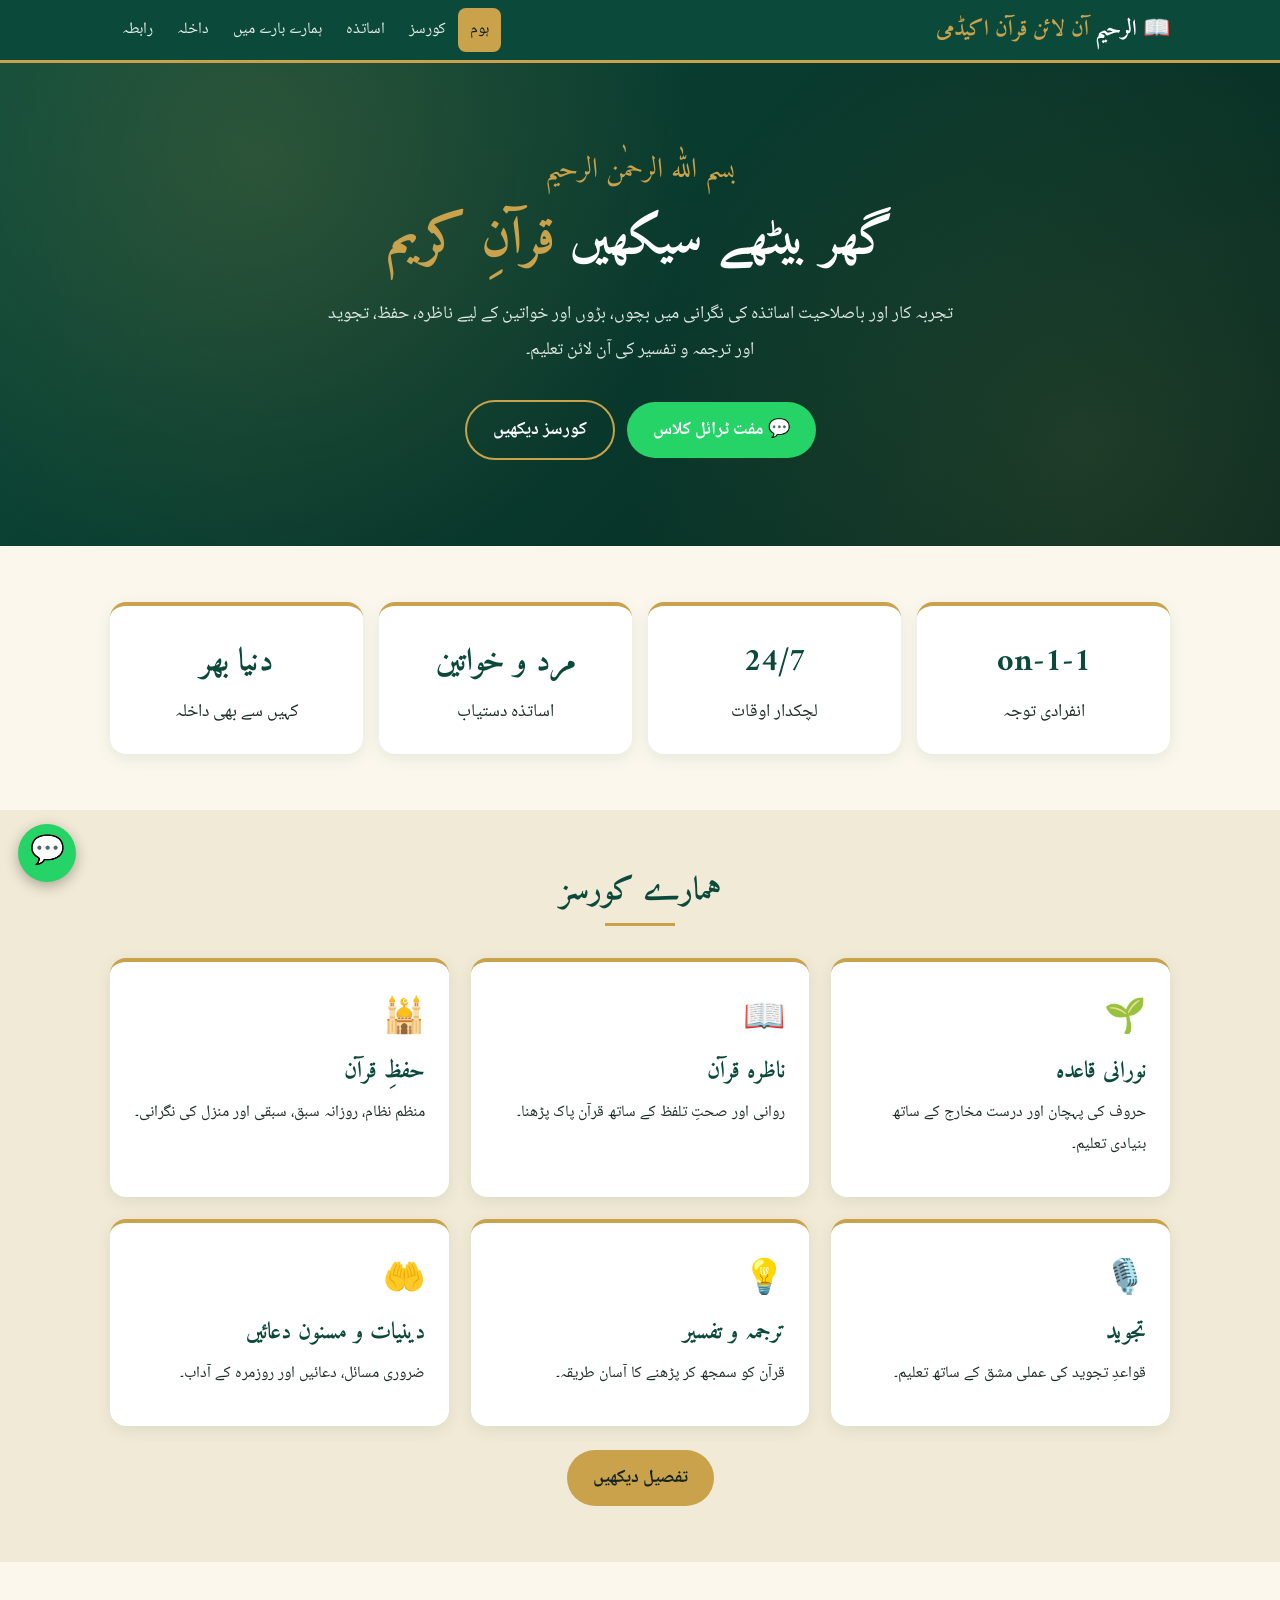
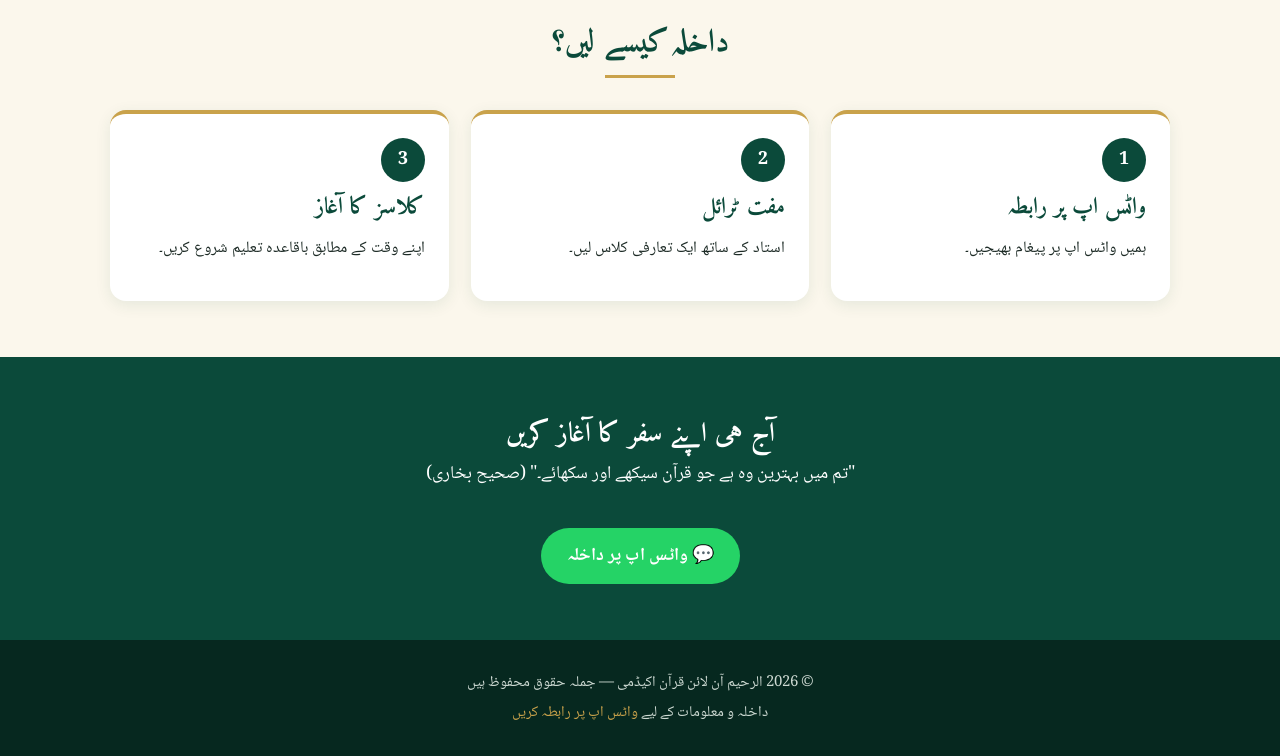
<file: index.html>
<!DOCTYPE html><html lang="ur" dir="rtl"><head><meta charset="utf-8"><meta name="viewport" content="width=device-width,initial-scale=1"><title>ہوم — الرحیم آن لائن قرآن اکیڈمی</title><meta name="description" content="گھر بیٹھے قرآن پاک ناظرہ، حفظ، تجوید اور ترجمہ و تفسیر کی آن لائن تعلیم"><link rel="preconnect" href="https://fonts.googleapis.com"><link href="https://fonts.googleapis.com/css2?family=Amiri:wght@400;700&family=Noto+Naskh+Arabic:wght@400;700&display=swap" rel="stylesheet"><link rel="stylesheet" href="style.css"></head><body><div class="hero"><div class="wrap"><div class="bismillah">بسم اللہ الرحمٰن الرحیم</div><h1>گھر بیٹھے سیکھیں <span>قرآنِ کریم</span></h1><p>تجربہ کار اور باصلاحیت اساتذہ کی نگرانی میں بچوں، بڑوں اور خواتین کے لیے ناظرہ، حفظ، تجوید اور ترجمہ و تفسیر کی آن لائن تعلیم۔</p><a class="btn wa" data-wa="السلام علیکم! میں مفت ٹرائل کلاس لینا چاہتا/چاہتی ہوں۔">💬 مفت ٹرائل کلاس</a><a class="btn out" href="courses.html">کورسز دیکھیں</a></div></div>
<section><div class="wrap"><div class="stats"><div class="card"><b>1-on-1</b>انفرادی توجہ</div><div class="card"><b>24/7</b>لچکدار اوقات</div><div class="card"><b>مرد و خواتین</b>اساتذہ دستیاب</div><div class="card"><b>دنیا بھر</b>کہیں سے بھی داخلہ</div></div></div></section>
<section class="alt"><div class="wrap"><h2 class="title">ہمارے کورسز</h2><div class="grid">
<div class="card"><div class="ico">🌱</div><h3>نورانی قاعدہ</h3><p>حروف کی پہچان اور درست مخارج کے ساتھ بنیادی تعلیم۔</p></div>
<div class="card"><div class="ico">📖</div><h3>ناظرہ قرآن</h3><p>روانی اور صحتِ تلفظ کے ساتھ قرآن پاک پڑھنا۔</p></div>
<div class="card"><div class="ico">🕌</div><h3>حفظِ قرآن</h3><p>منظم نظام، روزانہ سبق، سبقی اور منزل کی نگرانی۔</p></div>
<div class="card"><div class="ico">🎙️</div><h3>تجوید</h3><p>قواعدِ تجوید کی عملی مشق کے ساتھ تعلیم۔</p></div>
<div class="card"><div class="ico">💡</div><h3>ترجمہ و تفسیر</h3><p>قرآن کو سمجھ کر پڑھنے کا آسان طریقہ۔</p></div>
<div class="card"><div class="ico">🤲</div><h3>دینیات و مسنون دعائیں</h3><p>ضروری مسائل، دعائیں اور روزمرہ کے آداب۔</p></div>
</div><p style="text-align:center;margin-top:24px"><a class="btn" href="courses.html">تفصیل دیکھیں</a></p></div></section>
<section><div class="wrap"><h2 class="title">داخلہ کیسے لیں؟</h2><div class="grid">
<div class="card"><div class="num">1</div><h3>واٹس اپ پر رابطہ</h3><p>ہمیں واٹس اپ پر پیغام بھیجیں۔</p></div>
<div class="card"><div class="num">2</div><h3>مفت ٹرائل</h3><p>استاد کے ساتھ ایک تعارفی کلاس لیں۔</p></div>
<div class="card"><div class="num">3</div><h3>کلاسز کا آغاز</h3><p>اپنے وقت کے مطابق باقاعدہ تعلیم شروع کریں۔</p></div></div></div></section>
<section class="cta"><div class="wrap"><h2>آج ہی اپنے سفر کا آغاز کریں</h2><p>"تم میں بہترین وہ ہے جو قرآن سیکھے اور سکھائے۔" (صحیح بخاری)</p><br><a class="btn wa" data-wa="السلام علیکم! مجھے داخلے کے بارے میں معلومات چاہییں۔">💬 واٹس اپ پر داخلہ</a></div></section>
<script src="main.js"></script></body></html>
</file>
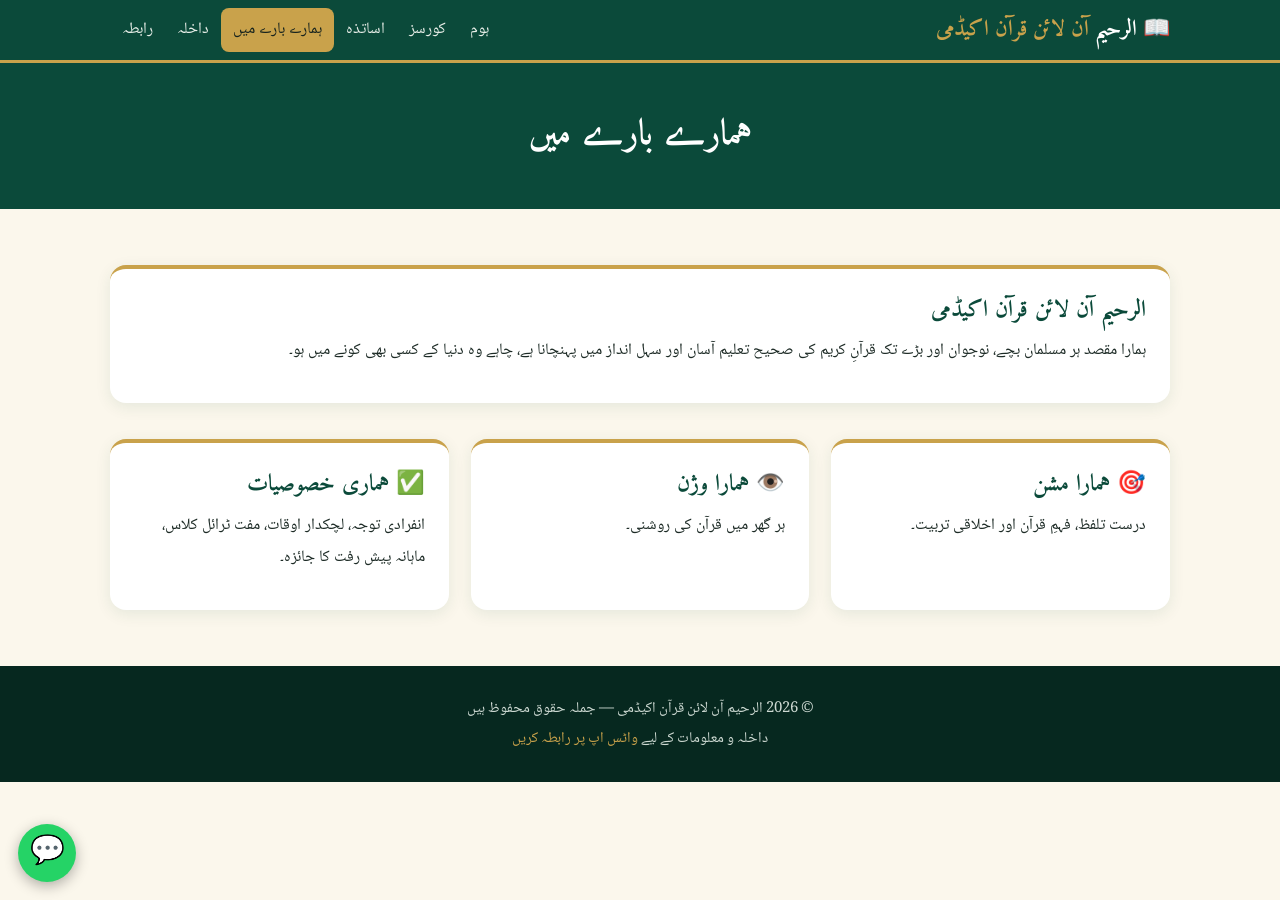
<file: about.html>
<!DOCTYPE html><html lang="ur" dir="rtl"><head><meta charset="utf-8"><meta name="viewport" content="width=device-width,initial-scale=1"><title>ہمارے بارے میں — الرحیم آن لائن قرآن اکیڈمی</title><meta name="description" content="گھر بیٹھے قرآن پاک ناظرہ، حفظ، تجوید اور ترجمہ و تفسیر کی آن لائن تعلیم"><link rel="preconnect" href="https://fonts.googleapis.com"><link href="https://fonts.googleapis.com/css2?family=Amiri:wght@400;700&family=Noto+Naskh+Arabic:wght@400;700&display=swap" rel="stylesheet"><link rel="stylesheet" href="style.css"></head><body><div class="page-h"><div class="wrap"><h1>ہمارے بارے میں</h1></div></div>
<section><div class="wrap"><div class="card"><h3>الرحیم آن لائن قرآن اکیڈمی</h3><p>ہمارا مقصد ہر مسلمان بچے، نوجوان اور بڑے تک قرآنِ کریم کی صحیح تعلیم آسان اور سہل انداز میں پہنچانا ہے، چاہے وہ دنیا کے کسی بھی کونے میں ہو۔</p></div><br>
<div class="grid"><div class="card"><h3>🎯 ہمارا مشن</h3><p>درست تلفظ، فہمِ قرآن اور اخلاقی تربیت۔</p></div><div class="card"><h3>👁️ ہمارا وژن</h3><p>ہر گھر میں قرآن کی روشنی۔</p></div><div class="card"><h3>✅ ہماری خصوصیات</h3><p>انفرادی توجہ، لچکدار اوقات، مفت ٹرائل کلاس، ماہانہ پیش رفت کا جائزہ۔</p></div></div></div></section>
<script src="main.js"></script></body></html>
</file>
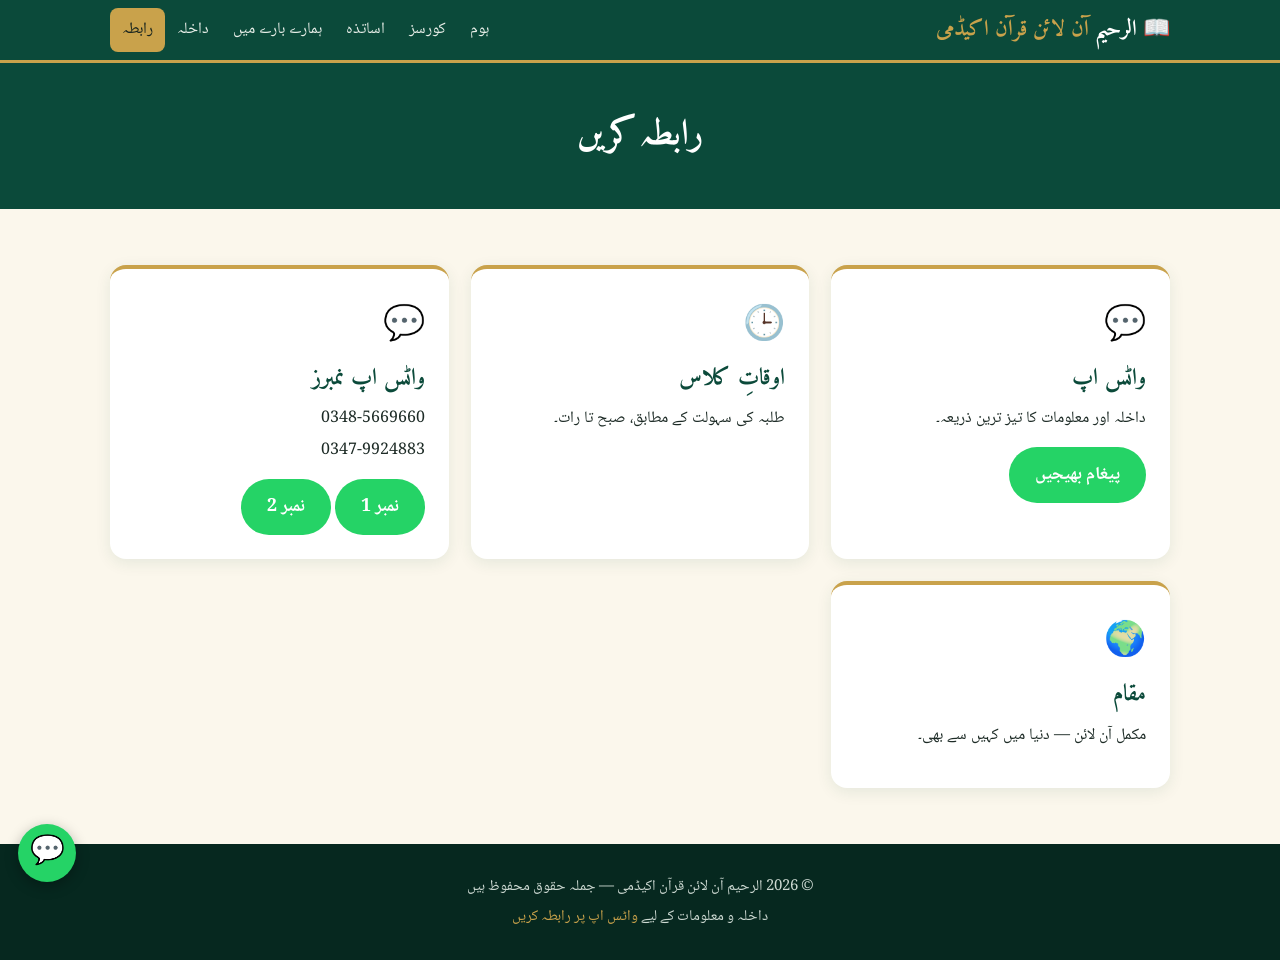
<file: contact.html>
<!DOCTYPE html><html lang="ur" dir="rtl"><head><meta charset="utf-8"><meta name="viewport" content="width=device-width,initial-scale=1"><title>رابطہ — الرحیم آن لائن قرآن اکیڈمی</title><meta name="description" content="گھر بیٹھے قرآن پاک ناظرہ، حفظ، تجوید اور ترجمہ و تفسیر کی آن لائن تعلیم"><link rel="preconnect" href="https://fonts.googleapis.com"><link href="https://fonts.googleapis.com/css2?family=Amiri:wght@400;700&family=Noto+Naskh+Arabic:wght@400;700&display=swap" rel="stylesheet"><link rel="stylesheet" href="style.css"></head><body><div class="page-h"><div class="wrap"><h1>رابطہ کریں</h1></div></div>
<section><div class="wrap"><div class="grid"><div class="card"><div class="ico">💬</div><h3>واٹس اپ</h3><p>داخلہ اور معلومات کا تیز ترین ذریعہ۔</p><a class="btn wa" data-wa="السلام علیکم! مجھے رابطہ کرنا ہے۔">پیغام بھیجیں</a></div><div class="card"><div class="ico">🕒</div><h3>اوقاتِ کلاس</h3><p>طلبہ کی سہولت کے مطابق، صبح تا رات۔</p></div><div class="card"><div class="ico">💬</div><h3>واٹس اپ نمبرز</h3><p>0348-5669660<br>0347-9924883</p><a class="btn wa" href="https://wa.me/923485669660">نمبر 1</a> <a class="btn wa" href="https://wa.me/923479924883">نمبر 2</a></div><div class="card"><div class="ico">🌍</div><h3>مقام</h3><p>مکمل آن لائن — دنیا میں کہیں سے بھی۔</p></div></div></div></section>
<script src="main.js"></script></body></html>
</file>
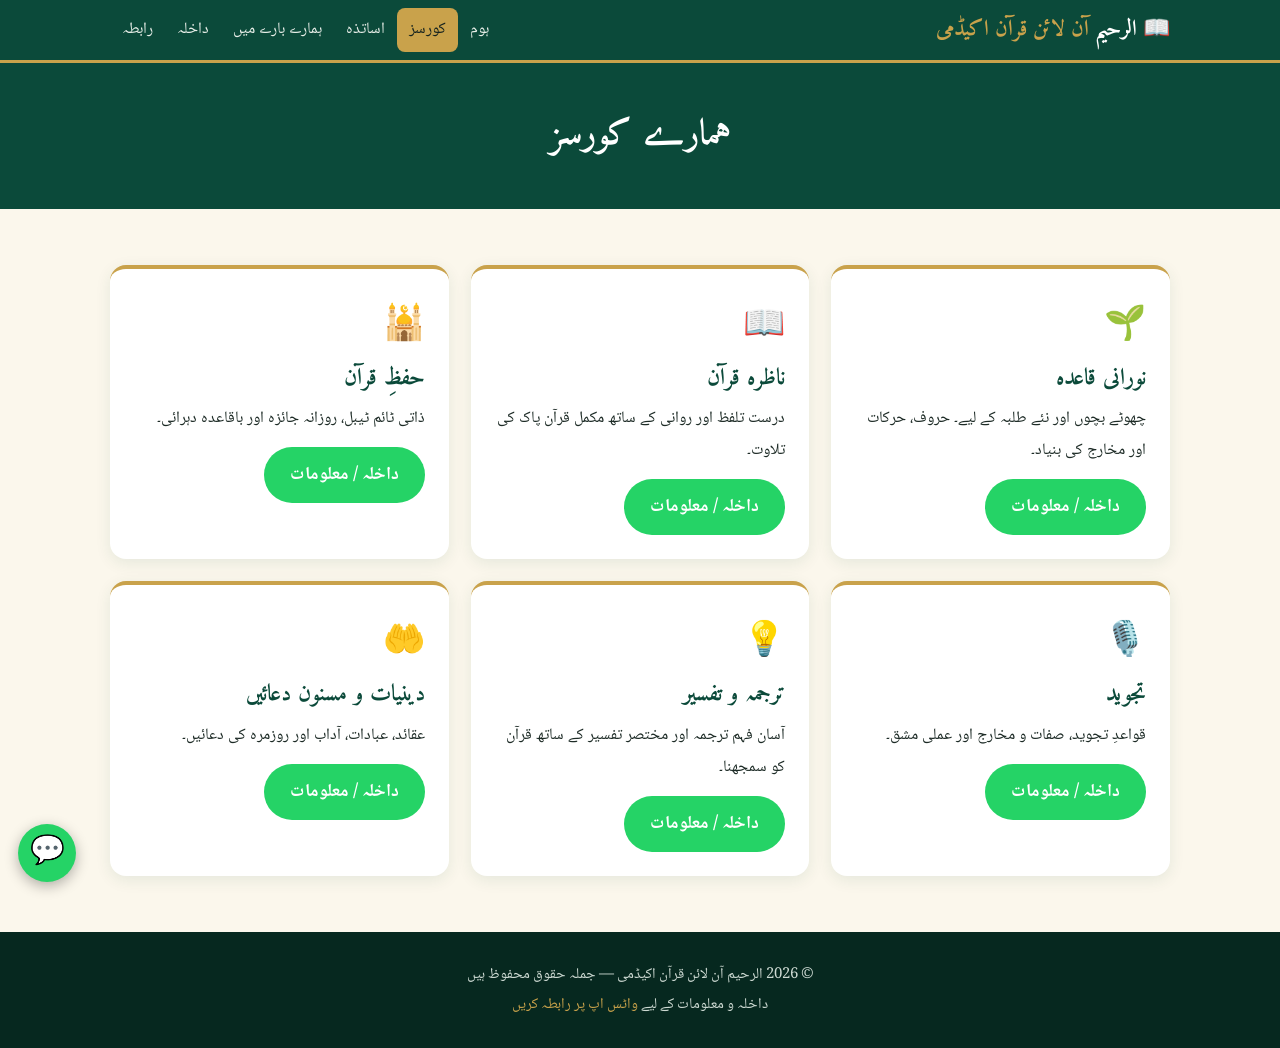
<file: courses.html>
<!DOCTYPE html><html lang="ur" dir="rtl"><head><meta charset="utf-8"><meta name="viewport" content="width=device-width,initial-scale=1"><title>کورسز — الرحیم آن لائن قرآن اکیڈمی</title><meta name="description" content="گھر بیٹھے قرآن پاک ناظرہ، حفظ، تجوید اور ترجمہ و تفسیر کی آن لائن تعلیم"><link rel="preconnect" href="https://fonts.googleapis.com"><link href="https://fonts.googleapis.com/css2?family=Amiri:wght@400;700&family=Noto+Naskh+Arabic:wght@400;700&display=swap" rel="stylesheet"><link rel="stylesheet" href="style.css"></head><body><div class="page-h"><div class="wrap"><h1>ہمارے کورسز</h1></div></div>
<section><div class="wrap"><div class="grid">
<div class="card"><div class="ico">🌱</div><h3>نورانی قاعدہ</h3><p>چھوٹے بچوں اور نئے طلبہ کے لیے۔ حروف، حرکات اور مخارج کی بنیاد۔</p><a class="btn wa" data-wa="السلام علیکم! مجھے نورانی قاعدہ کورس کی معلومات چاہییں۔">داخلہ / معلومات</a></div>
<div class="card"><div class="ico">📖</div><h3>ناظرہ قرآن</h3><p>درست تلفظ اور روانی کے ساتھ مکمل قرآن پاک کی تلاوت۔</p><a class="btn wa" data-wa="السلام علیکم! مجھے ناظرہ قرآن کورس کی معلومات چاہییں۔">داخلہ / معلومات</a></div>
<div class="card"><div class="ico">🕌</div><h3>حفظِ قرآن</h3><p>ذاتی ٹائم ٹیبل، روزانہ جائزہ اور باقاعدہ دہرائی۔</p><a class="btn wa" data-wa="السلام علیکم! مجھے حفظِ قرآن کورس کی معلومات چاہییں۔">داخلہ / معلومات</a></div>
<div class="card"><div class="ico">🎙️</div><h3>تجوید</h3><p>قواعدِ تجوید، صفات و مخارج اور عملی مشق۔</p><a class="btn wa" data-wa="السلام علیکم! مجھے تجوید کورس کی معلومات چاہییں۔">داخلہ / معلومات</a></div>
<div class="card"><div class="ico">💡</div><h3>ترجمہ و تفسیر</h3><p>آسان فہم ترجمہ اور مختصر تفسیر کے ساتھ قرآن کو سمجھنا۔</p><a class="btn wa" data-wa="السلام علیکم! مجھے ترجمہ و تفسیر کورس کی معلومات چاہییں۔">داخلہ / معلومات</a></div>
<div class="card"><div class="ico">🤲</div><h3>دینیات و مسنون دعائیں</h3><p>عقائد، عبادات، آداب اور روزمرہ کی دعائیں۔</p><a class="btn wa" data-wa="السلام علیکم! مجھے دینیات کورس کی معلومات چاہییں۔">داخلہ / معلومات</a></div>
</div></div></section>
<script src="main.js"></script></body></html>
</file>
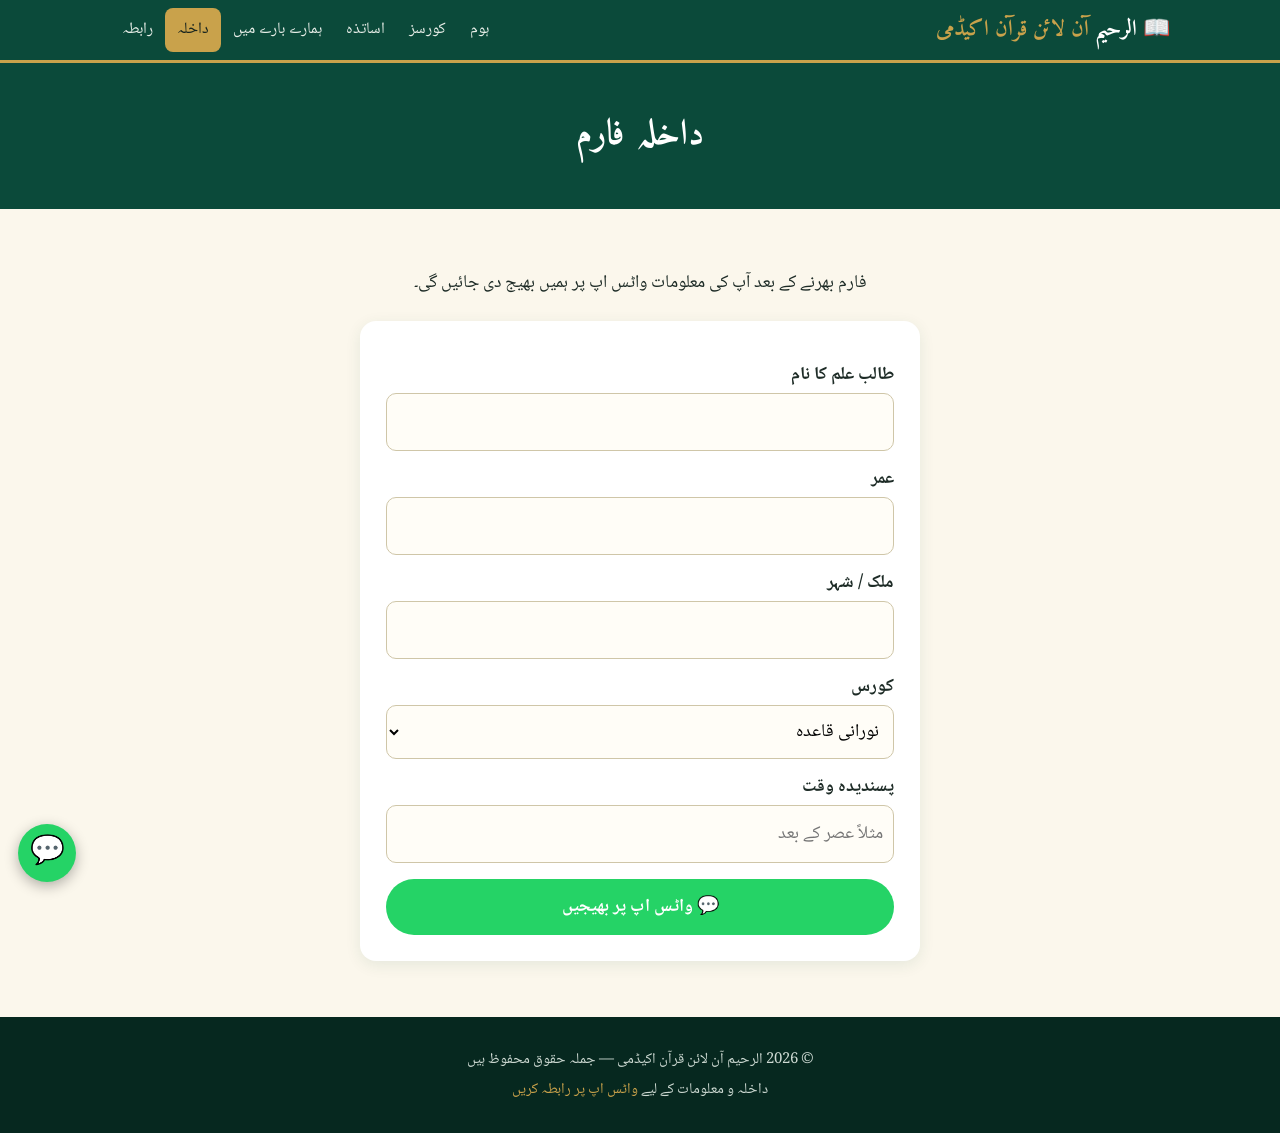
<file: enroll.html>
<!DOCTYPE html><html lang="ur" dir="rtl"><head><meta charset="utf-8"><meta name="viewport" content="width=device-width,initial-scale=1"><title>داخلہ — الرحیم آن لائن قرآن اکیڈمی</title><meta name="description" content="گھر بیٹھے قرآن پاک ناظرہ، حفظ، تجوید اور ترجمہ و تفسیر کی آن لائن تعلیم"><link rel="preconnect" href="https://fonts.googleapis.com"><link href="https://fonts.googleapis.com/css2?family=Amiri:wght@400;700&family=Noto+Naskh+Arabic:wght@400;700&display=swap" rel="stylesheet"><link rel="stylesheet" href="style.css"></head><body><div class="page-h"><div class="wrap"><h1>داخلہ فارم</h1></div></div>
<section><div class="wrap"><p style="text-align:center;margin-bottom:20px">فارم بھرنے کے بعد آپ کی معلومات واٹس اپ پر ہمیں بھیج دی جائیں گی۔</p>
<form id="enrollForm"><label>طالب علم کا نام</label><input name="name" required><label>عمر</label><input name="age" required><label>ملک / شہر</label><input name="city" required>
<label>کورس</label><select name="course"><option>نورانی قاعدہ</option><option>ناظرہ قرآن</option><option>حفظِ قرآن</option><option>تجوید</option><option>ترجمہ و تفسیر</option><option>دینیات و مسنون دعائیں</option></select>
<label>پسندیدہ وقت</label><input name="time" placeholder="مثلاً عصر کے بعد"><button class="btn wa" type="submit">💬 واٹس اپ پر بھیجیں</button></form></div></section>
<script src="main.js"></script></body></html>
</file>
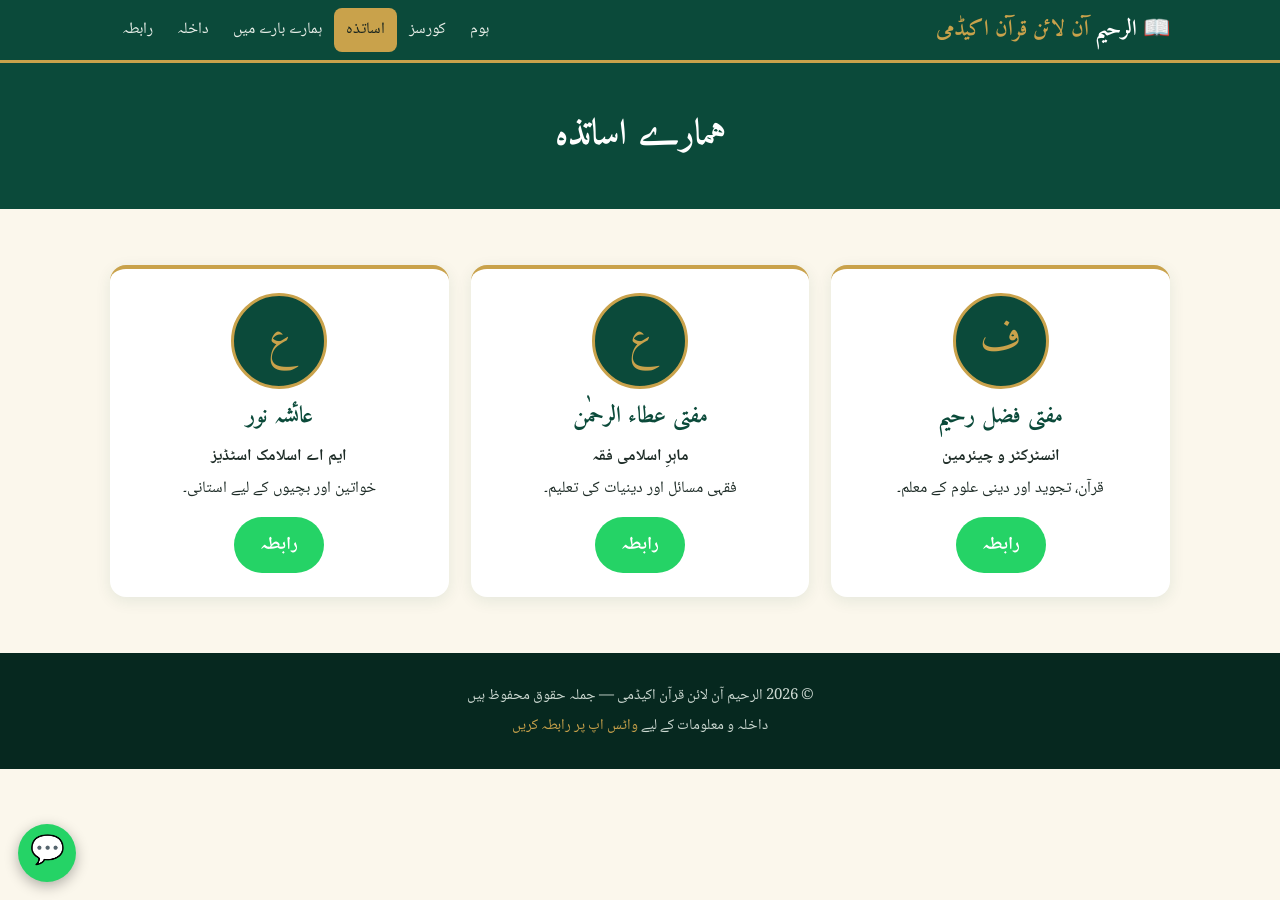
<file: teachers.html>
<!DOCTYPE html><html lang="ur" dir="rtl"><head><meta charset="utf-8"><meta name="viewport" content="width=device-width,initial-scale=1"><title>اساتذہ — الرحیم آن لائن قرآن اکیڈمی</title><meta name="description" content="گھر بیٹھے قرآن پاک ناظرہ، حفظ، تجوید اور ترجمہ و تفسیر کی آن لائن تعلیم"><link rel="preconnect" href="https://fonts.googleapis.com"><link href="https://fonts.googleapis.com/css2?family=Amiri:wght@400;700&family=Noto+Naskh+Arabic:wght@400;700&display=swap" rel="stylesheet"><link rel="stylesheet" href="style.css"></head><body><div class="page-h"><div class="wrap"><h1>ہمارے اساتذہ</h1></div></div>
<section><div class="wrap"><div class="grid">
<div class="card t-card"><div class="avatar">ف</div><h3>مفتی فضل رحیم</h3><p><b>انسٹرکٹر و چیئرمین</b><br>قرآن، تجوید اور دینی علوم کے معلم۔</p><a class="btn wa" data-wa="السلام علیکم! میں مفتی فضل رحیم صاحب سے رابطہ کرنا چاہتا/چاہتی ہوں۔">رابطہ</a></div>
<div class="card t-card"><div class="avatar">ع</div><h3>مفتی عطاء الرحمٰن</h3><p><b>ماہرِ اسلامی فقہ</b><br>فقہی مسائل اور دینیات کی تعلیم۔</p><a class="btn wa" data-wa="السلام علیکم! میں مفتی عطاء الرحمٰن صاحب سے رابطہ کرنا چاہتا/چاہتی ہوں۔">رابطہ</a></div>
<div class="card t-card"><div class="avatar">ع</div><h3>عائشہ نور</h3><p><b>ایم اے اسلامک اسٹڈیز</b><br>خواتین اور بچیوں کے لیے استانی۔</p><a class="btn wa" data-wa="السلام علیکم! میں محترمہ عائشہ نور صاحبہ سے رابطہ کرنا چاہتا/چاہتی ہوں۔">رابطہ</a></div>
</div></div></section>
<script src="main.js"></script></body></html>
</file>
<file: style.css>
:root{--g:#0b4a3a;--g2:#116149;--gold:#c9a24b;--cream:#fbf7ec;--ink:#1d2b26;--card:#fff}
*{box-sizing:border-box;margin:0;padding:0}
body{font-family:'Noto Naskh Arabic',serif;background:var(--cream);color:var(--ink);line-height:2;font-size:18px}
h1,h2,h3{font-family:'Amiri',serif;color:var(--g);line-height:1.6}
a{color:inherit;text-decoration:none}
.wrap{max-width:1100px;margin:auto;padding:0 20px}
header{background:var(--g);position:sticky;top:0;z-index:9;border-bottom:3px solid var(--gold)}
header .wrap{display:flex;align-items:center;justify-content:space-between;gap:12px;flex-wrap:wrap}
.logo{font-family:'Amiri',serif;color:#fff;font-size:22px;font-weight:700;padding:8px 0}
.logo span{color:var(--gold)}
nav a{color:#e9efe9;padding:6px 12px;border-radius:8px;font-size:16px;display:inline-block}
nav a:hover,nav a.on{background:var(--gold);color:#16231e}
.btn{display:inline-block;background:var(--gold);color:#16231e;padding:10px 26px;border-radius:30px;font-weight:700;border:0;cursor:pointer;font:inherit;font-weight:700}
.btn.wa{background:#25d366;color:#fff}.btn.out{background:transparent;border:2px solid var(--gold);color:#fff}
.hero{background:linear-gradient(135deg,var(--g),#06281f);color:#fff;text-align:center;padding:80px 0;position:relative;overflow:hidden}
.hero:before{content:"";position:absolute;inset:0;background:radial-gradient(circle at 20% 20%,rgba(201,162,75,.18),transparent 40%),radial-gradient(circle at 85% 80%,rgba(201,162,75,.12),transparent 40%)}
.hero .wrap{position:relative}
.hero h1{color:#fff;font-size:clamp(30px,6vw,52px)}.hero h1 span{color:var(--gold)}
.bismillah{font-family:'Amiri',serif;color:var(--gold);font-size:28px}
.hero p{max-width:640px;margin:14px auto 26px;color:#dfe9e3}
.hero .btn{margin:6px}
.page-h{background:var(--g);color:#fff;text-align:center;padding:44px 0}.page-h h1{color:#fff}
section{padding:56px 0}.alt{background:#f1ead6}
.title{text-align:center;margin-bottom:32px;font-size:32px}
.title:after{content:"";display:block;width:70px;height:3px;background:var(--gold);margin:6px auto 0}
.grid{display:grid;grid-template-columns:repeat(auto-fit,minmax(250px,1fr));gap:22px}
.card{background:var(--card);border-radius:16px;padding:24px;box-shadow:0 4px 16px rgba(11,74,58,.09);border-top:4px solid var(--gold)}
.card h3{font-size:23px}.card p{font-size:16px;margin:6px 0 12px}
.ico{font-size:34px}
.num{background:var(--g);color:#fff;width:44px;height:44px;border-radius:50%;display:flex;align-items:center;justify-content:center;font-weight:700;margin-bottom:8px}
.stats{display:grid;grid-template-columns:repeat(auto-fit,minmax(150px,1fr));gap:16px;text-align:center}
.stats b{font-size:32px;color:var(--g);display:block;font-family:'Amiri',serif}
.t-card{text-align:center}.avatar{width:96px;height:96px;border-radius:50%;background:var(--g);color:var(--gold);font-size:42px;display:flex;align-items:center;justify-content:center;margin:0 auto 10px;font-family:'Amiri',serif;border:3px solid var(--gold)}
form{background:#fff;padding:26px;border-radius:16px;box-shadow:0 4px 16px rgba(11,74,58,.09);max-width:560px;margin:auto}
label{display:block;font-weight:700;margin-top:10px}
input,select{width:100%;padding:10px;border:1px solid #cfc6a8;border-radius:10px;font:inherit;background:#fffdf7}
form .btn{width:100%;margin-top:16px}
.cta{background:var(--g);color:#fff;text-align:center}.cta h2{color:#fff}
footer{background:#06281f;color:#cdd9d2;text-align:center;padding:28px 0;font-size:15px}
footer a{color:var(--gold)}
.wa-float{position:fixed;bottom:18px;left:18px;background:#25d366;color:#fff;width:58px;height:58px;border-radius:50%;display:flex;align-items:center;justify-content:center;font-size:28px;box-shadow:0 4px 14px rgba(0,0,0,.3);z-index:20}
</file>
